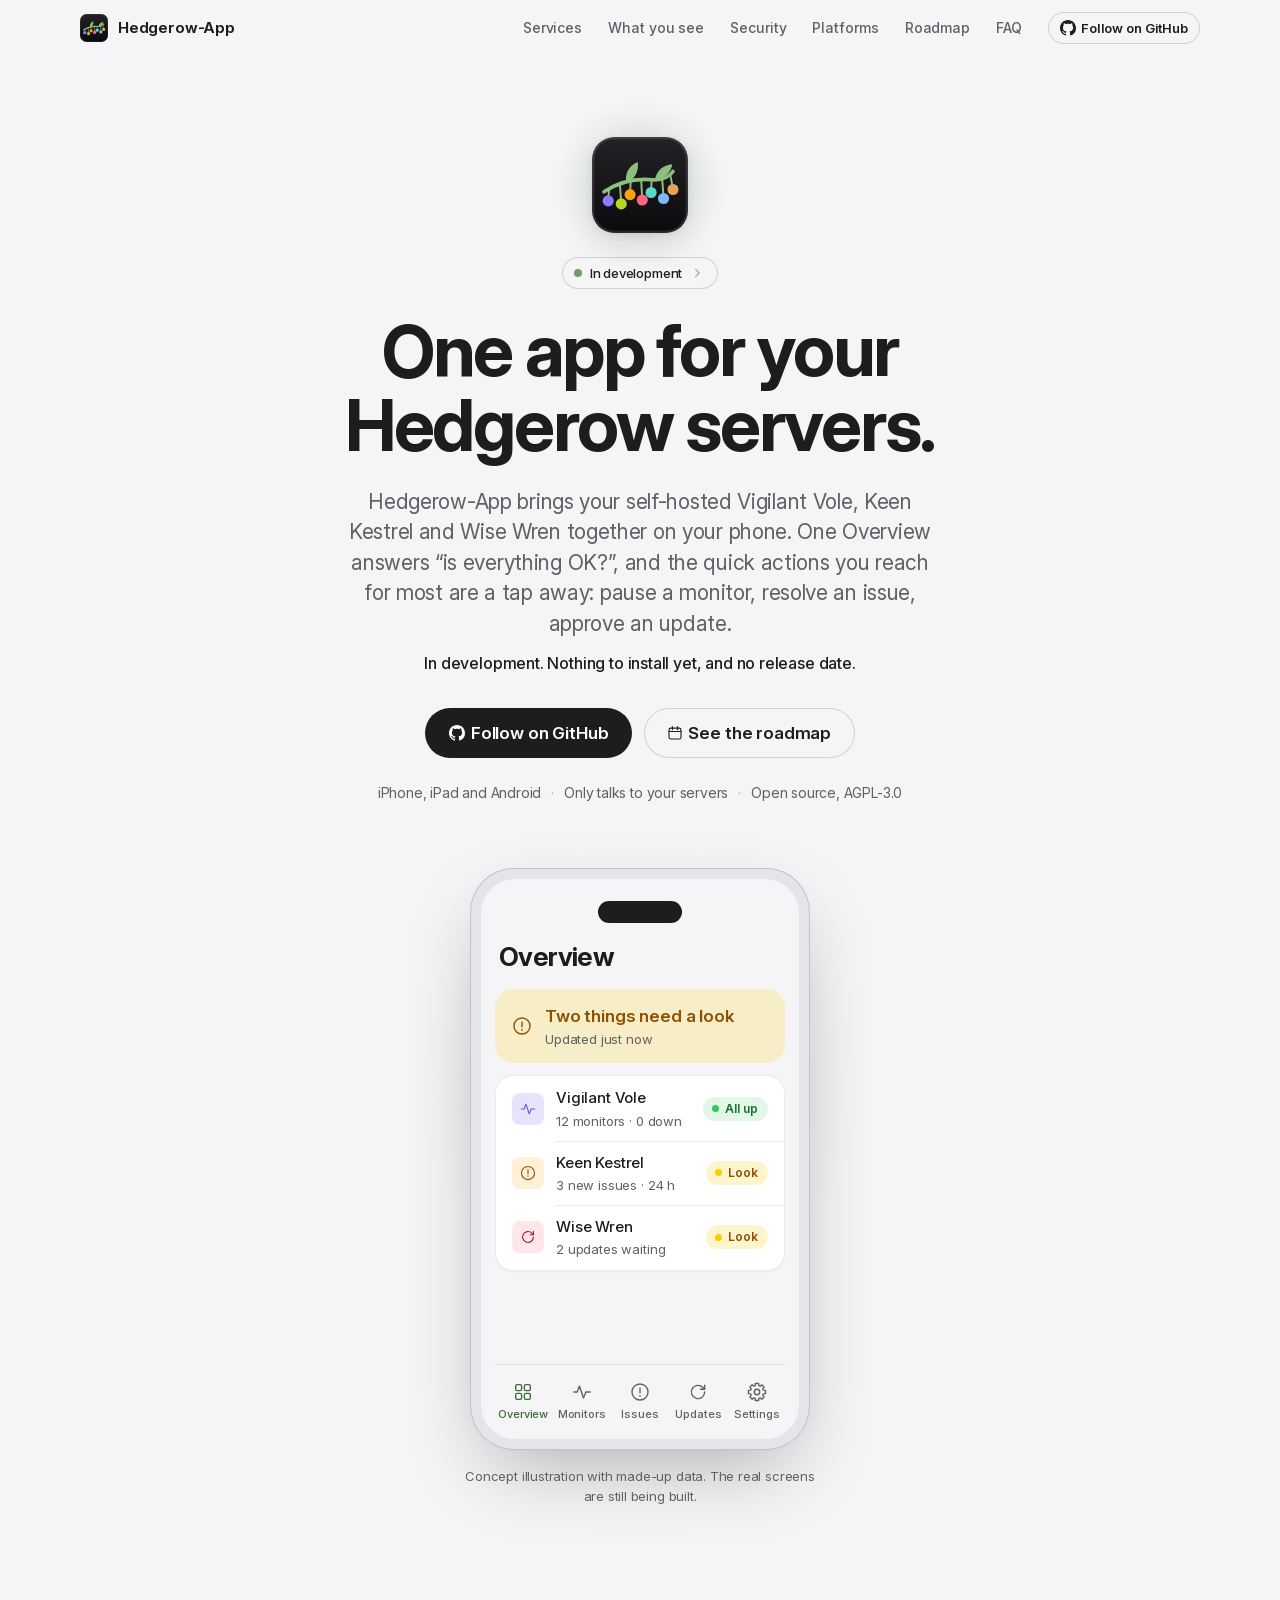
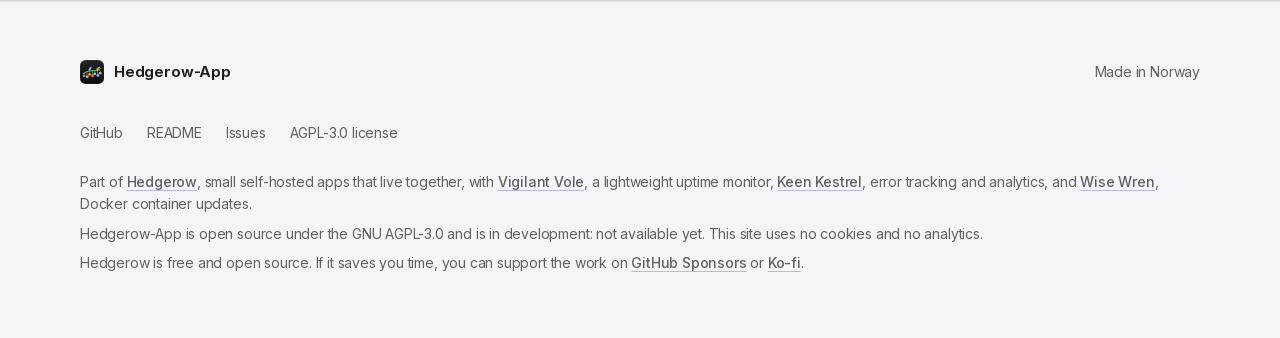
<file: site/index.html>
<!doctype html>
<html lang="en">
  <head>
    <meta charset="utf-8" />
    <meta name="viewport" content="width=device-width, initial-scale=1, viewport-fit=cover" />
    <meta
      http-equiv="Content-Security-Policy"
      content="default-src 'none'; script-src 'self' 'sha256-WZRJfWvsnNCPcxzZwvyhovnZGqhZaC+8gPGPRbx6wTk='; style-src 'self'; img-src 'self'; font-src 'self'; manifest-src 'self'; base-uri 'self'; form-action 'none'"
    />
    <title>Hedgerow-App — one app for your Hedgerow servers (in development)</title>
    <meta
      name="description"
      content="Hedgerow-App is one native app for iPhone, iPad and Android that brings your self-hosted Vigilant Vole, Keen Kestrel and Wise Wren servers together: an overview of what needs attention and quick actions. Open source and in development; not available yet."
    />
    <script>document.documentElement.classList.add("js");</script>
    <link rel="canonical" href="https://hedgerow.tools/Hedgerow-App/" />
    <link rel="icon" href="favicon.svg" type="image/svg+xml" />
    <link rel="icon" href="favicon.png" type="image/png" sizes="48x48" />
    <link rel="apple-touch-icon" href="apple-touch-icon.png" />
    <link rel="manifest" href="manifest.webmanifest" />
    <meta name="color-scheme" content="light dark" />
    <meta name="theme-color" content="#0b0b0d" media="(prefers-color-scheme: dark)" />
    <meta name="theme-color" content="#f5f5f7" media="(prefers-color-scheme: light)" />
    <meta property="og:type" content="website" />
    <meta property="og:url" content="https://hedgerow.tools/Hedgerow-App/" />
    <meta property="og:site_name" content="Hedgerow-App" />
    <meta property="og:title" content="Hedgerow-App — one app for your Hedgerow servers (in development)" />
    <meta
      property="og:description"
      content="Is everything OK? One overview of your self-hosted Vigilant Vole, Keen Kestrel and Wise Wren servers, with quick actions. Talks only to your own servers. Open source, in development."
    />
    <meta property="og:image" content="https://hedgerow.tools/Hedgerow-App/icon-512.png" />
    <meta property="og:image:type" content="image/png" />
    <meta property="og:image:width" content="512" />
    <meta property="og:image:height" content="512" />
    <meta property="og:image:alt" content="The Hedgerow-App logo, the Hedgerow sprig with its coloured berries on a dark tile." />
    <meta name="twitter:card" content="summary" />
    <meta name="twitter:title" content="Hedgerow-App — one app for your Hedgerow servers (in development)" />
    <meta
      name="twitter:description"
      content="Is everything OK? One overview of your self-hosted Vigilant Vole, Keen Kestrel and Wise Wren servers, with quick actions. Talks only to your own servers. Open source, in development."
    />
    <meta name="twitter:image" content="https://hedgerow.tools/Hedgerow-App/icon-512.png" />
    <link rel="preload" href="fonts/InterVariable.woff2" as="font" type="font/woff2" crossorigin />
    <link rel="stylesheet" href="styles.css" />
    <script type="application/ld+json">
      {
        "@context": "https://schema.org",
        "@type": "SoftwareApplication",
        "name": "Hedgerow-App",
        "description": "A planned native app for iPhone, iPad and Android that brings self-hosted Vigilant Vole, Keen Kestrel and Wise Wren servers together. In development; not available yet.",
        "url": "https://hedgerow.tools/Hedgerow-App/",
        "applicationCategory": "UtilitiesApplication",
        "operatingSystem": "iOS 18 or later, Android 10 or later",
        "image": "https://hedgerow.tools/Hedgerow-App/icon-512.png",
        "license": "https://github.com/Ferdinand99/Hedgerow-App/blob/main/LICENSE",
        "sameAs": ["https://github.com/Ferdinand99/Hedgerow-App"]
      }
    </script>
    <script src="app.js" defer></script>
  </head>
  <body>
    <svg width="0" height="0" class="vh" aria-hidden="true" focusable="false">
      <symbol id="gh" viewBox="0 0 16 16">
        <path d="M8 0C3.58 0 0 3.58 0 8c0 3.54 2.29 6.53 5.47 7.59.4.07.55-.17.55-.38 0-.19-.01-.82-.01-1.49-2.01.37-2.53-.49-2.69-.94-.09-.23-.48-.94-.82-1.13-.28-.15-.68-.52-.01-.53.63-.01 1.08.58 1.23.82.72 1.21 1.87.87 2.33.66.07-.52.28-.87.51-1.07-1.78-.2-3.64-.89-3.64-3.95 0-.87.31-1.59.82-2.15-.08-.2-.36-1.02.08-2.12 0 0 .67-.21 2.2.82.64-.18 1.32-.27 2-.27.68 0 1.36.09 2 .27 1.53-1.04 2.2-.82 2.2-.82.44 1.1.16 1.92.08 2.12.51.56.82 1.27.82 2.15 0 3.07-1.87 3.75-3.65 3.95.29.25.54.73.54 1.48 0 1.07-.01 1.93-.01 2.2 0 .21.15.46.55.38A8.01 8.01 0 0 0 16 8c0-4.42-3.58-8-8-8z" />
      </symbol>
    </svg>

    <a class="skip" href="#main">Skip to content</a>

    <header class="topbar" id="top">
      <div class="wrap topbar-inner">
        <a class="brand" href="#top">
          <img src="favicon.svg" alt="" width="28" height="28" />
          <span>Hedgerow-App</span>
        </a>

        <button class="nav-toggle" type="button" aria-label="Menu" aria-expanded="false" aria-controls="topnav" hidden>
          <span></span><span></span>
        </button>

        <nav class="topnav" id="topnav" aria-label="Main">
          <a class="topnav-link" href="#services">Services</a>
          <a class="topnav-link" href="#screens">What you see</a>
          <a class="topnav-link" href="#security">Security</a>
          <a class="topnav-link" href="#platforms">Platforms</a>
          <a class="topnav-link" href="#roadmap">Roadmap</a>
          <a class="topnav-link" href="#faq">FAQ</a>
          <a class="btn btn-ghost btn-sm" href="https://github.com/Ferdinand99/Hedgerow-App" aria-label="Follow Hedgerow-App on GitHub">
            <svg class="gh-mark" aria-hidden="true"><use href="#gh"></use></svg>
            <span>Follow on GitHub</span>
          </a>
        </nav>
      </div>
    </header>

    <main id="main">
      <!-- Hero ============================================================ -->
      <section class="hero" aria-labelledby="hero-title">
        <div class="wrap">
          <div class="hero-copy">
            <div class="hero-icon">
              <img src="assets/hedgerow-mark.svg" width="96" height="96" alt="" />
            </div>
            <a class="live-pill" href="#roadmap">
              <span class="dot" aria-hidden="true"></span>
              <span>In development</span>
              <svg class="icon" aria-hidden="true"><use href="assets/icons.svg#chevron-right"></use></svg>
            </a>
            <h1 class="display" id="hero-title">One app for your<br class="br-wide" /> Hedgerow servers.</h1>
            <p class="lead">
              Hedgerow-App brings your self-hosted Vigilant Vole, Keen Kestrel and Wise Wren
              together on your phone. One Overview answers “is everything OK?”, and the quick
              actions you reach for most are a tap away: pause a monitor, resolve an issue, approve
              an update.
            </p>
            <p class="hero-fine">In development. Nothing to install yet, and no release date.</p>
            <div class="hero-actions">
              <a class="btn btn-primary btn-lg" href="https://github.com/Ferdinand99/Hedgerow-App">
                <svg class="gh-mark" aria-hidden="true"><use href="#gh"></use></svg>
                <span>Follow on GitHub</span>
              </a>
              <a class="btn btn-ghost btn-lg" href="#roadmap">
                <svg class="icon" aria-hidden="true"><use href="assets/icons.svg#calendar"></use></svg>
                <span>See the roadmap</span>
              </a>
            </div>
            <p class="hero-meta"><span>iPhone, iPad and Android</span><span>Only talks to your servers</span><span>Open source, AGPL-3.0</span></p>
          </div>

          <figure class="hero-shot hero-shot-phone">
            <div
              class="phone"
              role="img"
              aria-label="Concept illustration of the Overview screen on a phone. A banner says two things need a look. Vigilant Vole shows all twelve monitors up. Keen Kestrel shows three new issues in the last 24 hours. Wise Wren shows two updates waiting. A tab bar below has Overview, Monitors, Issues, Updates and Settings. The data is made up."
            >
              <div class="phone-screen">
                <span class="phone-notch"></span>
                <span class="phone-title">Overview</span>
                <div class="phone-ok status-warning">
                  <svg class="icon" aria-hidden="true"><use href="assets/icons.svg#alert-circle"></use></svg>
                  <span>Two things need a look<small>Updated just now</small></span>
                </div>
                <ul class="list">
                  <li>
                    <div class="list-row app-vole app-tint">
                      <span class="list-icon"><svg class="icon" aria-hidden="true"><use href="assets/icons.svg#pulse"></use></svg></span>
                      <span class="list-main"><span class="list-title">Vigilant Vole</span><span class="list-sub">12 monitors · 0 down</span></span>
                      <span class="pill status-up"><span class="dot"></span>All up</span>
                    </div>
                  </li>
                  <li>
                    <div class="list-row app-kestrel app-tint">
                      <span class="list-icon"><svg class="icon" aria-hidden="true"><use href="assets/icons.svg#alert-circle"></use></svg></span>
                      <span class="list-main"><span class="list-title">Keen Kestrel</span><span class="list-sub">3 new issues · 24 h</span></span>
                      <span class="pill status-warning"><span class="dot"></span>Look</span>
                    </div>
                  </li>
                  <li>
                    <div class="list-row app-wren app-tint">
                      <span class="list-icon"><svg class="icon" aria-hidden="true"><use href="assets/icons.svg#refresh"></use></svg></span>
                      <span class="list-main"><span class="list-title">Wise Wren</span><span class="list-sub">2 updates waiting</span></span>
                      <span class="pill status-warning"><span class="dot"></span>Look</span>
                    </div>
                  </li>
                </ul>
                <div class="phone-tabs">
                  <span class="phone-tab is-on"><svg class="icon" aria-hidden="true"><use href="assets/icons.svg#dashboard"></use></svg>Overview</span>
                  <span class="phone-tab"><svg class="icon" aria-hidden="true"><use href="assets/icons.svg#pulse"></use></svg>Monitors</span>
                  <span class="phone-tab"><svg class="icon" aria-hidden="true"><use href="assets/icons.svg#alert-circle"></use></svg>Issues</span>
                  <span class="phone-tab"><svg class="icon" aria-hidden="true"><use href="assets/icons.svg#refresh"></use></svg>Updates</span>
                  <span class="phone-tab"><svg class="icon" aria-hidden="true"><use href="assets/icons.svg#gear"></use></svg>Settings</span>
                </div>
              </div>
            </div>
            <figcaption>Concept illustration with made-up data. The real screens are still being built.</figcaption>
          </figure>
        </div>
      </section>

      <!-- Services ======================================================== -->
      <section class="section" id="services" aria-labelledby="services-title">
        <div class="wrap">
          <header class="section-head reveal">
            <p class="eyebrow">Your servers, one place</p>
            <h2 class="headline" id="services-title">Three services, one overview.</h2>
            <p class="sub">
              Instead of three web pages in a browser, you get one app that answers “is everything
              OK?” and links straight to the right place. It works with your own self-hosted
              servers, whoever runs them. Connect the ones you use; you don’t need all three.
            </p>
          </header>

          <ul class="grid">
            <li class="card svc app-vole reveal">
              <img class="svc-icon" src="assets/apps/vigilant-vole.svg" width="56" height="56" alt="" />
              <h3>Vigilant Vole</h3>
              <p class="svc-kind">Uptime monitoring</p>
              <p>Is something down? See monitors with status and response time, pause one, or start maintenance.</p>
              <a class="link-arrow" href="https://hedgerow.tools/Vigilant-Vole/">Vigilant Vole<svg class="icon" aria-hidden="true"><use href="assets/icons.svg#chevron-right"></use></svg></a>
            </li>
            <li class="card svc app-kestrel reveal d1">
              <img class="svc-icon" src="assets/apps/keen-kestrel.svg" width="56" height="56" alt="" />
              <h3>Keen Kestrel</h3>
              <p class="svc-kind">Error tracking and analytics</p>
              <p>Have new errors or crashes appeared? Read the latest event and stack trace, then resolve or ignore the issue.</p>
              <a class="link-arrow" href="https://hedgerow.tools/Keen-Kestrel/">Keen Kestrel<svg class="icon" aria-hidden="true"><use href="assets/icons.svg#chevron-right"></use></svg></a>
            </li>
            <li class="card svc app-wren reveal d2">
              <img class="svc-icon" src="assets/apps/wise-wren.svg" width="56" height="56" alt="" />
              <h3>Wise Wren</h3>
              <p class="svc-kind">Container updates</p>
              <p>Is an update waiting? Approve it, schedule it, or roll back one that went wrong.</p>
              <a class="link-arrow" href="https://hedgerow.tools/Wise-Wren/">Wise Wren<svg class="icon" aria-hidden="true"><use href="assets/icons.svg#chevron-right"></use></svg></a>
            </li>
          </ul>

          <p class="later reveal">
            <strong>Not a copy of the websites.</strong> Setup, users, notification channels and
            other settings stay on each service’s web interface. The app is for looking and for the
            few actions you need on the go.
          </p>
        </div>
      </section>

      <!-- What you see ==================================================== -->
      <section class="section section-alt" id="screens" aria-labelledby="screens-title">
        <div class="wrap">
          <header class="section-head reveal">
            <p class="eyebrow">What you see</p>
            <h2 class="headline" id="screens-title">An Overview, then a tab for each service.</h2>
            <p class="sub">
              These are the screens planned for the first version. They are being built in the order
              shown in the <a href="#roadmap">roadmap</a>.
            </p>
          </header>

          <ul class="grid grid-2">
            <li class="card feature screen reveal">
              <span class="list-icon status-accent"><svg class="icon" aria-hidden="true"><use href="assets/icons.svg#dashboard"></use></svg></span>
              <h3>Overview</h3>
              <p>One card per connected service, with red, yellow and green at the top: monitors down, new errors in the last 24 hours, updates waiting. Tap a card to go to its tab.</p>
            </li>
            <li class="card feature screen app-vole app-tint reveal d1">
              <span class="list-icon"><svg class="icon" aria-hidden="true"><use href="assets/icons.svg#pulse"></use></svg></span>
              <h3>Monitors</h3>
              <p>Your monitors with status and response time, grouped as in Vigilant Vole, with search. A detail view shows a chart and recent incidents.</p>
              <ul class="chips"><li class="chip">Pause or resume</li><li class="chip">Start maintenance</li></ul>
            </li>
            <li class="card feature screen app-kestrel app-tint reveal">
              <span class="list-icon"><svg class="icon" aria-hidden="true"><use href="assets/icons.svg#alert-circle"></use></svg></span>
              <h3>Issues</h3>
              <p>Projects and their issues, sorted by latest or count. An issue shows its latest event with the stack trace, tags and release.</p>
              <ul class="chips"><li class="chip">Resolve</li><li class="chip">Ignore</li></ul>
            </li>
            <li class="card feature screen app-wren app-tint reveal d1">
              <span class="list-icon"><svg class="icon" aria-hidden="true"><use href="assets/icons.svg#refresh"></use></svg></span>
              <h3>Updates</h3>
              <p>Your servers and the targets with a newer version, plus scheduled and recent runs with their steps.</p>
              <ul class="chips"><li class="chip">Approve</li><li class="chip">Schedule</li><li class="chip">Cancel</li><li class="chip">Roll back</li></ul>
            </li>
          </ul>

          <p class="later reveal">
            <strong>Widgets:</strong> a small “is everything OK?” widget and a medium one with the
            three services. <strong>Notifications:</strong> see the <a href="#faq">questions</a> below.
          </p>
        </div>
      </section>

      <!-- Security ======================================================== -->
      <section class="section" id="security" aria-labelledby="security-title">
        <div class="wrap">
          <header class="section-head reveal">
            <p class="eyebrow">Security</p>
            <h2 class="headline" id="security-title">Your servers, your tokens, your phone.</h2>
            <p class="sub">
              The app is a client for your own servers and nothing else. These are the rules it is
              built around.
            </p>
          </header>

          <ul class="grid">
            <li class="card feature reveal">
              <span class="list-icon status-accent"><svg class="icon" aria-hidden="true"><use href="assets/icons.svg#server"></use></svg></span>
              <h3>Only your servers</h3>
              <p>The app talks to the servers you add, through their existing REST API, with an API token. There is <strong>no Hedgerow account and no cloud</strong> in between.</p>
            </li>
            <li class="card feature reveal d1">
              <span class="list-icon status-accent"><svg class="icon" aria-hidden="true"><use href="assets/icons.svg#key"></use></svg></span>
              <h3>Tokens stay on the device</h3>
              <p>Tokens are kept in the iOS Keychain or the Android Keystore, for this device only, and are left out of backups.</p>
            </li>
            <li class="card feature reveal d2">
              <span class="list-icon status-accent"><svg class="icon" aria-hidden="true"><use href="assets/icons.svg#eye"></use></svg></span>
              <h3>Read-only is the default advice</h3>
              <p>The app recommends a <strong>read-only token</strong>. You only need a token that can write if you want to use the quick actions.</p>
            </li>
          </ul>

          <ul class="grid">
            <li class="card feature reveal">
              <span class="list-icon"><svg class="icon" aria-hidden="true"><use href="assets/icons.svg#shield-check"></use></svg></span>
              <h3>Writes need your face or finger</h3>
              <p>Pausing, resolving, approving and rolling back are confirmed with Face ID, Touch ID or your device’s biometrics, so a lost phone can’t change anything.</p>
            </li>
            <li class="card feature reveal d1">
              <span class="list-icon"><svg class="icon" aria-hidden="true"><use href="assets/icons.svg#lock"></use></svg></span>
              <h3>https only</h3>
              <p>Connections use https. Addresses on your local network are the one exception, and the app never follows a redirect with your token attached.</p>
            </li>
            <li class="card feature reveal d2">
              <span class="list-icon"><svg class="icon" aria-hidden="true"><use href="assets/icons.svg#eye-off"></use></svg></span>
              <h3>Your data stays with your servers</h3>
              <p>No third-party SDK sees data from your servers, and the app doesn’t send it anywhere except back to those servers.</p>
            </li>
          </ul>

          <div class="steps-notes">
            <div class="callout status-info reveal">
              <svg class="icon" aria-hidden="true"><use href="assets/icons.svg#info"></use></svg>
              <p>
                <span class="callout-title">Early software</span>
                The app is still being built and hasn’t had an independent security review. The
                source is public so that anyone can read and check it.
              </p>
            </div>
            <div class="callout status-warning reveal d1">
              <svg class="icon" aria-hidden="true"><use href="assets/icons.svg#alert"></use></svg>
              <p>
                <span class="callout-title">A token is a key</span>
                Anyone with a copy of a token can use it. Give each phone its own token, make it
                read-only if you can, and revoke it on the server if you lose the phone.
              </p>
            </div>
          </div>
        </div>
      </section>

      <!-- Platforms ======================================================= -->
      <section class="section section-alt" id="platforms" aria-labelledby="platforms-title">
        <div class="wrap">
          <header class="section-head reveal">
            <p class="eyebrow">Platforms</p>
            <h2 class="headline" id="platforms-title">iPhone, iPad and Android.</h2>
            <p class="sub">
              Two native apps with the same screens, in English and Norwegian. They work with any
              current release of the three services that has the REST API v1.
            </p>
          </header>

          <ul class="grid grid-2">
            <li class="card feature reveal">
              <span class="list-icon"><svg class="icon" aria-hidden="true"><use href="assets/icons.svg#box"></use></svg></span>
              <h3>iPhone and iPad</h3>
              <p>iOS 18 or later. It starts on <strong>TestFlight</strong>, with the App Store to follow.</p>
            </li>
            <li class="card feature reveal d1">
              <span class="list-icon"><svg class="icon" aria-hidden="true"><use href="assets/icons.svg#download"></use></svg></span>
              <h3>Android</h3>
              <p>Android 10 or later. An <strong>APK from the GitHub releases</strong>, not Google Play. The app updates itself: it downloads the new APK, checks its signature and asks you to confirm the install.</p>
            </li>
          </ul>
        </div>
      </section>

      <!-- Roadmap ========================================================= -->
      <section class="section" id="roadmap" aria-labelledby="roadmap-title">
        <div class="wrap">
          <header class="section-head reveal">
            <p class="eyebrow">Status</p>
            <h2 class="headline" id="roadmap-title">Where it stands.</h2>
            <p class="sub">
              Hedgerow-App is in development and not available yet. The phases below are the order
              the work happens in, not cuts in scope, and there are no dates: each phase is done
              when it works.
            </p>
          </header>

          <ol class="roadmap">
            <li class="milestone is-now reveal">
              <span class="ms-marker" aria-hidden="true"><span class="dot is-live"></span></span>
              <div class="ms-body">
                <p class="ms-status"><span class="pill status-accent"><span class="dot"></span>Now</span></p>
                <h3>Foundation</h3>
                <p>Connect a service by pasting its address and token, and an Overview with real data from Vigilant Vole, Keen Kestrel and Wise Wren.</p>
              </div>
            </li>
            <li class="milestone reveal">
              <span class="ms-marker" aria-hidden="true"></span>
              <div class="ms-body">
                <p class="ms-status"><span class="pill">Then</span></p>
                <h3>The tabs</h3>
                <p>Monitors, Issues and Updates, for reading.</p>
              </div>
            </li>
            <li class="milestone reveal">
              <span class="ms-marker" aria-hidden="true"></span>
              <div class="ms-body">
                <p class="ms-status"><span class="pill">Then</span></p>
                <h3>Actions</h3>
                <p>Pause, resolve, approve and roll back, each confirmed with biometrics.</p>
              </div>
            </li>
            <li class="milestone reveal">
              <span class="ms-marker" aria-hidden="true"></span>
              <div class="ms-body">
                <p class="ms-status"><span class="pill">Then</span></p>
                <h3>Connect with a QR code</h3>
                <p>A “Connect the Hedgerow app” option on each server’s token page that shows a QR code to scan, with a token of the role and expiry you choose.</p>
              </div>
            </li>
            <li class="milestone reveal">
              <span class="ms-marker" aria-hidden="true"></span>
              <div class="ms-body">
                <p class="ms-status"><span class="pill">Then</span></p>
                <h3>Widgets and background refresh</h3>
                <p>Home-screen widgets, and local notifications when the app refreshes in the background.</p>
              </div>
            </li>
            <li class="milestone reveal">
              <span class="ms-marker" aria-hidden="true"></span>
              <div class="ms-body">
                <p class="ms-status"><span class="pill">Then</span></p>
                <h3>Android</h3>
                <p>The same screens on Android, with APK releases on GitHub and updates inside the app, with the signature checked.</p>
              </div>
            </li>
            <li class="milestone reveal">
              <span class="ms-marker" aria-hidden="true"></span>
              <div class="ms-body">
                <p class="ms-status"><span class="pill">Then</span></p>
                <h3>TestFlight, then the App Store</h3>
                <p>Privacy details, the icon and screenshots, then a first build on TestFlight.</p>
              </div>
            </li>
            <li class="milestone reveal">
              <span class="ms-marker" aria-hidden="true"></span>
              <div class="ms-body">
                <p class="ms-status"><span class="pill">Later</span></p>
                <h3>Push notifications</h3>
                <p>Instant alerts: on iOS through a Hedgerow push relay, on Android through UnifiedPush, without Google Play services.</p>
              </div>
            </li>
          </ol>
        </div>
      </section>

      <!-- FAQ ============================================================= -->
      <section class="section section-alt" id="faq" aria-labelledby="faq-title">
        <div class="wrap">
          <header class="section-head reveal">
            <h2 class="headline" id="faq-title">Questions.</h2>
          </header>
          <ul class="faq reveal">
            <li>
              <details>
                <summary>When can I use it?<svg class="icon" aria-hidden="true"><use href="assets/icons.svg#chevron-down"></use></svg></summary>
                <div class="faq-body">
                  <p>
                    Not yet. The app is in development, with the foundation first, and there is no
                    release date. Watch or star the
                    <a href="https://github.com/Ferdinand99/Hedgerow-App">repository</a> to hear about progress.
                  </p>
                </div>
              </details>
            </li>
            <li>
              <details>
                <summary>Do I need a Hedgerow account?<svg class="icon" aria-hidden="true"><use href="assets/icons.svg#chevron-down"></use></svg></summary>
                <div class="faq-body">
                  <p>
                    No. There is no Hedgerow account and no Hedgerow cloud. The app talks directly
                    to your own servers with an API token you create there.
                  </p>
                </div>
              </details>
            </li>
            <li>
              <details>
                <summary>Do I need all three services?<svg class="icon" aria-hidden="true"><use href="assets/icons.svg#chevron-down"></use></svg></summary>
                <div class="faq-body">
                  <p>
                    No. Connect the ones you run. The app checks which service lives at an address
                    and what your token is allowed to do, and shows only what applies.
                  </p>
                </div>
              </details>
            </li>
            <li>
              <details>
                <summary>Which server versions work?<svg class="icon" aria-hidden="true"><use href="assets/icons.svg#chevron-down"></use></svg></summary>
                <div class="faq-body">
                  <p>
                    Any current release of
                    <a href="https://hedgerow.tools/Vigilant-Vole/">Vigilant Vole</a>,
                    <a href="https://hedgerow.tools/Keen-Kestrel/">Keen Kestrel</a> or
                    <a href="https://hedgerow.tools/Wise-Wren/">Wise Wren</a>, which all offer the
                    REST API v1. Some conveniences, like connecting with a QR code, will need a newer
                    release of each service.
                  </p>
                </div>
              </details>
            </li>
            <li>
              <details>
                <summary>How will I get notifications?<svg class="icon" aria-hidden="true"><use href="assets/icons.svg#chevron-down"></use></svg></summary>
                <div class="faq-body">
                  <p>
                    First, the app refreshes when you open it, when you pull down, and in the
                    background when your phone allows it, and shows local notifications for changes.
                    That needs no extra server, but it isn’t instant.
                  </p>
                  <p>
                    Later, push notifications: on iOS through a Hedgerow push relay, on Android
                    through UnifiedPush. A push only says that something happened. It never carries
                    secrets.
                  </p>
                </div>
              </details>
            </li>
            <li>
              <details>
                <summary>Why isn’t the Android app on Google Play?<svg class="icon" aria-hidden="true"><use href="assets/icons.svg#chevron-down"></use></svg></summary>
                <div class="faq-body">
                  <p>
                    The Android app is an APK from the GitHub releases, which can update itself from
                    inside the app after checking the signature. That fits an AGPL-licensed project
                    and doesn’t depend on Google Play services.
                  </p>
                </div>
              </details>
            </li>
            <li>
              <details>
                <summary>Is it open source?<svg class="icon" aria-hidden="true"><use href="assets/icons.svg#chevron-down"></use></svg></summary>
                <div class="faq-body">
                  <p>
                    Yes, under the
                    <a href="https://github.com/Ferdinand99/Hedgerow-App/blob/main/LICENSE">GNU AGPL-3.0-only</a>.
                  </p>
                  <p>
                    Contributions aren’t open yet. When they are, a contributor licence agreement
                    (CLA) will be required for code contributions.
                  </p>
                </div>
              </details>
            </li>
          </ul>
        </div>
      </section>
    </main>

    <footer class="footer">
      <div class="wrap">
        <div class="footer-top">
          <a class="brand" href="#top">
            <img src="favicon.svg" alt="" width="24" height="24" loading="lazy" />
            <span>Hedgerow-App</span>
          </a>
          <span>Made in Norway</span>
        </div>
        <nav aria-label="Project links">
          <ul class="footer-links">
            <li><a href="https://github.com/Ferdinand99/Hedgerow-App">GitHub</a></li>
            <li><a href="https://github.com/Ferdinand99/Hedgerow-App#readme">README</a></li>
            <li><a href="https://github.com/Ferdinand99/Hedgerow-App/issues">Issues</a></li>
            <li><a href="https://github.com/Ferdinand99/Hedgerow-App/blob/main/LICENSE">AGPL-3.0 license</a></li>
          </ul>
        </nav>
        <p class="sibling">
          Part of <a href="https://hedgerow.tools/">Hedgerow</a>, small self-hosted apps that live
          together, with <a href="https://hedgerow.tools/Vigilant-Vole/">Vigilant Vole</a>, a
          lightweight uptime monitor, <a href="https://hedgerow.tools/Keen-Kestrel/">Keen Kestrel</a>,
          error tracking and analytics, and <a href="https://hedgerow.tools/Wise-Wren/">Wise Wren</a>,
          Docker container updates.
        </p>
        <p>
          Hedgerow-App is open source under the GNU AGPL-3.0 and is in development: not available
          yet. This site uses no cookies and no analytics.
        </p>
        <p class="sibling">
          Hedgerow is free and open source. If it saves you time, you can support the work on
          <a href="https://github.com/sponsors/Ferdinand99">GitHub Sponsors</a> or
          <a href="https://ko-fi.com/ferdinand99">Ko-fi</a>.
        </p>
      </div>
    </footer>
  </body>
</html>
</file>
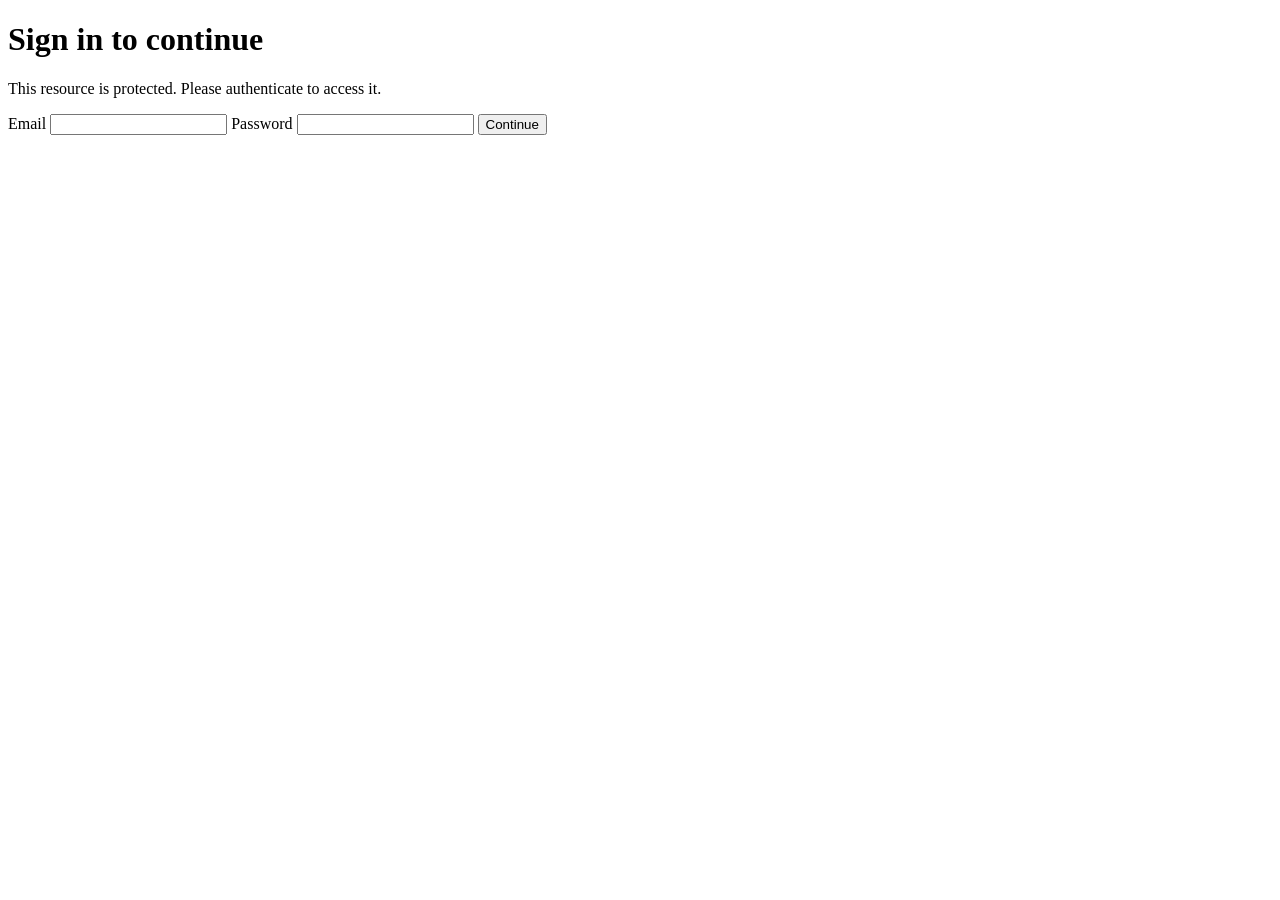
<file: HedgerowCore/Tests/HedgerowCoreTests/Fixtures/pangolin-login.html>
<!DOCTYPE html>
<html lang="en">
  <head>
    <meta charset="utf-8" />
    <meta name="viewport" content="width=device-width, initial-scale=1" />
    <title>Sign in</title>
  </head>
  <body>
    <main>
      <h1>Sign in to continue</h1>
      <p>This resource is protected. Please authenticate to access it.</p>
      <form method="post" action="/auth/login">
        <label>Email <input type="email" name="email" /></label>
        <label>Password <input type="password" name="password" /></label>
        <button type="submit">Continue</button>
      </form>
    </main>
  </body>
</html>
</file>
<file: site/styles.css>
/* ==========================================================================
   Hedgerow-App — website
   No build step, no third-party requests. The tokens and components below
   come from the family design system (Vigilant Vole's docs/design-system.md,
   also used by the Wise Wren, Keen Kestrel and Nimble Newt sites), so the app site reads
   as a sibling. Hedgerow's hedge green is the site's accent: glow and highlights,
   used sparingly; the three services keep their own colours.

    1. Font
    2. Tokens (family) + landing tokens
    3. Base
    4. Typography + display sizes
    5. Buttons
    6. Cards, lists, pills, callouts, stats, code, chips
    7. Landing: nav, hero, sections, feature rows, mocks (concepts),
       safe update steps, modes, targets, architecture, roadmap, FAQ,
       footer, 404
    8. Motion, responsive, preferences
   ========================================================================== */

/* 1. Font ----------------------------------------------------------------- */
@font-face {
  font-family: "InterVariable";
  src: url("fonts/InterVariable.woff2") format("woff2");
  font-weight: 100 900;
  font-style: normal;
  font-display: swap;
}

/* 2. Tokens ----------------------------------------------------------------
   Same values as the app. light-dark(): first value light, second dark.
   The site follows the system theme. */
:root {
  color-scheme: light dark;

  /* Surfaces */
  --bg: light-dark(#f5f5f7, #0b0b0d);
  --bg-2: light-dark(#ececf0, #111113);
  --card: light-dark(#ffffff, #161618);
  --fill: light-dark(rgba(118, 118, 128, 0.12), rgba(118, 118, 128, 0.22));
  --fill-2: light-dark(rgba(118, 118, 128, 0.2), rgba(118, 118, 128, 0.32));
  --hover: light-dark(rgba(0, 0, 0, 0.035), rgba(255, 255, 255, 0.045));
  --pressed: light-dark(rgba(0, 0, 0, 0.07), rgba(255, 255, 255, 0.08));
  --line: light-dark(rgba(0, 0, 0, 0.08), rgba(255, 255, 255, 0.08));
  --line-strong: light-dark(rgba(0, 0, 0, 0.15), rgba(255, 255, 255, 0.14));

  /* Materials */
  --bar: light-dark(rgba(245, 245, 247, 0.76), rgba(11, 11, 13, 0.72));
  --blur-bar: blur(20px) saturate(180%);

  /* Text */
  --text: light-dark(#1d1d1f, #f5f5f7);
  /* Light muted is a shade darker than the app's #6e6e73, so grey text stays
     above 4.5:1 on --bg-2 and on --fill tints (code, pills) too. */
  --muted: light-dark(#606065, #a1a1a6);
  --faint: light-dark(#aeaeb2, #6e6e73); /* decorative only */
  --on-inverse: light-dark(#ffffff, #0b0b0d);

  /* Brand (the family's) — links, focus, selection. Use sparingly. */
  --brand: light-dark(#6656e8, #8b7dff);
  --brand-ring: light-dark(rgba(102, 86, 232, 0.22), rgba(139, 125, 255, 0.32));

  /* Accent: Hedgerow's hedge green (the hub's accent). Text uses a deeper
     green on light backgrounds to keep contrast; the bright green is only
     decoration there. */
  --accent: light-dark(#6f9f60, #8fbf7f);
  --accent-text: light-dark(#3d6b33, #9fcf8f);
  --accent-fill: light-dark(rgba(111, 159, 96, 0.16), rgba(143, 191, 127, 0.14));
  --accent-line: light-dark(rgba(61, 107, 51, 0.4), rgba(143, 191, 127, 0.42));
  --accent-glow: light-dark(rgba(111, 159, 96, 0.24), rgba(143, 191, 127, 0.18));

  /* Status (Apple system colours) */
  --ok: light-dark(#34c759, #30d158);
  --ok-text: light-dark(#1b7330, #30d158); /* 4.9:1 on --ok-fill over white */
  --ok-fill: light-dark(rgba(52, 199, 89, 0.14), rgba(48, 209, 88, 0.15));
  --warn: light-dark(#ffcc00, #ffd60a);
  --warn-text: light-dark(#8f5000, #ffd60a);
  --warn-fill: light-dark(rgba(255, 204, 0, 0.2), rgba(255, 214, 10, 0.14));
  --bad: light-dark(#ff3b30, #ff453a);
  --bad-text: light-dark(#d70015, #ff6961);
  --bad-fill: light-dark(rgba(255, 59, 48, 0.11), rgba(255, 69, 58, 0.16));
  --info: light-dark(#007aff, #0a84ff);
  --info-text: light-dark(#0062cc, #409cff);
  --info-fill: light-dark(rgba(0, 122, 255, 0.1), rgba(10, 132, 255, 0.18));
  --neutral: light-dark(#8e8e93, #8e8e93);
  --neutral-text: light-dark(#6e6e73, #a1a1a6);
  --neutral-fill: light-dark(rgba(118, 118, 128, 0.14), rgba(118, 118, 128, 0.24));

  /* Shadows */
  --shadow-color: light-dark(rgba(0, 0, 0, 0.08), rgba(0, 0, 0, 0.5));
  --shadow-card: 0 1px 2px light-dark(rgba(0, 0, 0, 0.04), rgba(0, 0, 0, 0));
  --shadow-pop: 0 10px 30px -6px var(--shadow-color), 0 2px 6px light-dark(rgba(0, 0, 0, 0.06), rgba(0, 0, 0, 0.3));
  --shadow-sheet: 0 30px 80px -20px light-dark(rgba(0, 0, 0, 0.3), rgba(0, 0, 0, 0.8));

  /* Type */
  --font: "InterVariable", "Inter", system-ui, -apple-system, "Segoe UI", Roboto, "Helvetica Neue", Arial, sans-serif;
  --mono: ui-monospace, "SF Mono", "JetBrains Mono", Menlo, Consolas, monospace;

  /* Spacing (4px grid) */
  --sp-1: 0.25rem;
  --sp-2: 0.5rem;
  --sp-3: 0.75rem;
  --sp-4: 1rem;
  --sp-5: 1.25rem;
  --sp-6: 1.5rem;
  --sp-8: 2rem;
  --sp-10: 2.5rem;
  --sp-12: 3rem;
  --sp-16: 4rem;

  /* Radii */
  --r-xs: 6px;
  --r-sm: 10px;
  --r-md: 14px;
  --r-lg: 18px;
  --r-xl: 22px;
  --r-full: 999px;

  /* Layout */
  --wrap: 1120px;
  --gutter: 24px;
  --topbar-h: 56px;
  --safe-top: env(safe-area-inset-top, 0px);
  --safe-left: env(safe-area-inset-left, 0px);
  --safe-right: env(safe-area-inset-right, 0px);

  /* Motion */
  --ease-out: cubic-bezier(0.23, 1, 0.32, 1);
  --dur-press: 120ms;
  --dur-ui: 200ms;

  /* Layers */
  --z-nav: 50;
  --z-skip: 120;

  /* Landing only: section rhythm, reveal */
  --section: 128px;
  --dur-reveal: 600ms;
  --stagger: 60ms;
}

/* Status mapping — one class sets the trio every status-aware component reads. */
.status-up {
  --status: var(--ok);
  --status-text: var(--ok-text);
  --status-fill: var(--ok-fill);
}
.status-down {
  --status: var(--bad);
  --status-text: var(--bad-text);
  --status-fill: var(--bad-fill);
}
.status-warning {
  --status: var(--warn);
  --status-text: var(--warn-text);
  --status-fill: var(--warn-fill);
}
.status-info {
  --status: var(--info);
  --status-text: var(--info-text);
  --status-fill: var(--info-fill);
}
.status-none {
  --status: var(--neutral);
  --status-text: var(--neutral-text);
  --status-fill: var(--neutral-fill);
}
.status-accent {
  --status: var(--accent);
  --status-text: var(--accent-text);
  --status-fill: var(--accent-fill);
}

/* 3. Base ----------------------------------------------------------------- */
*,
*::before,
*::after {
  box-sizing: border-box;
}
html {
  -webkit-text-size-adjust: 100%;
  -webkit-tap-highlight-color: transparent;
  scroll-padding-top: calc(var(--topbar-h) + 16px);
  overflow-x: clip;
  background: var(--bg);
}
@media (prefers-reduced-motion: no-preference) {
  html:focus-within {
    scroll-behavior: smooth;
  }
}
body {
  margin: 0;
  overflow-x: clip;
  background: var(--bg);
  color: var(--text);
  font-family: var(--font);
  font-size: 1.0625rem;
  line-height: 1.55;
  letter-spacing: -0.011em;
  font-optical-sizing: auto;
  -webkit-font-smoothing: antialiased;
  -moz-osx-font-smoothing: grayscale;
  text-rendering: optimizeLegibility;
}
img,
svg {
  display: block;
  max-width: 100%;
}
img {
  height: auto;
}
[hidden] {
  display: none !important;
}
::selection {
  background: var(--brand-ring);
}
:focus-visible {
  outline: 2px solid var(--brand);
  outline-offset: 2px;
}
a {
  color: var(--brand);
  text-decoration-line: underline;
  text-decoration-color: color-mix(in srgb, var(--brand) 40%, transparent);
  text-decoration-thickness: 1px;
  text-underline-offset: 3px;
}
@media (hover: hover) and (pointer: fine) {
  a:hover {
    text-decoration-color: currentColor;
  }
}
button,
a,
summary {
  touch-action: manipulation;
}
button,
.btn {
  -webkit-user-select: none;
  user-select: none;
}
p,
ul,
ol,
dl,
dd,
figure {
  margin: 0;
}

/* Icons (sprite: assets/icons.svg) */
.icon {
  flex: none;
  width: 1.25em;
  height: 1.25em;
  fill: none;
  stroke: currentColor;
  stroke-width: 1.5;
  stroke-linecap: round;
  stroke-linejoin: round;
}

/* 4. Typography ------------------------------------------------------------ */
h1,
h2,
h3,
h4 {
  margin: 0;
  color: var(--text);
  text-wrap: balance;
}
h3 {
  font-size: 1.0625rem;
  font-weight: 600;
  line-height: 1.35;
  letter-spacing: -0.013em;
}
.muted {
  color: var(--muted);
}
.vh {
  position: absolute !important;
  width: 1px;
  height: 1px;
  margin: -1px;
  padding: 0;
  overflow: hidden;
  clip: rect(0 0 0 0);
  white-space: nowrap;
  border: 0;
}
.skip {
  position: fixed;
  left: 16px;
  top: -100px;
  z-index: var(--z-skip);
  padding: 10px 16px;
  border-radius: var(--r-sm);
  background: var(--text);
  color: var(--on-inverse);
  font-weight: 600;
  text-decoration: none;
}
.skip:focus {
  top: calc(var(--safe-top) + 10px);
}

.display {
  font-size: clamp(2.5rem, 6.4vw, 4.5rem);
  font-weight: 700;
  line-height: 1.04;
  letter-spacing: -0.032em;
}
.headline {
  font-size: clamp(1.875rem, 4.2vw, 3rem);
  font-weight: 700;
  line-height: 1.08;
  letter-spacing: -0.027em;
}
.title {
  font-size: clamp(1.5rem, 2.6vw, 1.875rem);
  font-weight: 650;
  line-height: 1.15;
  letter-spacing: -0.021em;
}
.lead {
  color: var(--muted);
  font-size: clamp(1.125rem, 1.8vw, 1.3125rem);
  line-height: 1.45;
  letter-spacing: -0.014em;
  text-wrap: pretty;
}
.sub {
  margin-top: var(--sp-4);
  color: var(--muted);
  font-size: 1.125rem;
  line-height: 1.5;
  letter-spacing: -0.013em;
  text-wrap: pretty;
}

/* 5. Buttons (app) -------------------------------------------------------- */
.btn {
  --btn-bg: var(--fill);
  --btn-fg: var(--text);
  --btn-hover: var(--fill-2);
  position: relative;
  display: inline-flex;
  align-items: center;
  justify-content: center;
  gap: 6px;
  min-height: 40px;
  padding: 0 16px;
  border: 0;
  border-radius: var(--r-full);
  background: var(--btn-bg);
  color: var(--btn-fg);
  font: inherit;
  font-size: 0.9375rem;
  font-weight: 600;
  letter-spacing: -0.009em;
  line-height: 1.1;
  white-space: nowrap;
  text-decoration: none;
  cursor: pointer;
  transition:
    transform var(--dur-press) var(--ease-out),
    background-color var(--dur-ui) ease,
    color var(--dur-ui) ease,
    box-shadow var(--dur-ui) ease;
}
.btn:active {
  transform: scale(0.97);
}
.btn .icon {
  width: 18px;
  height: 18px;
  margin-inline: -2px;
}
@media (hover: hover) and (pointer: fine) {
  .btn:hover {
    background: var(--btn-hover);
  }
}
.btn-primary {
  --btn-bg: var(--text);
  --btn-fg: var(--on-inverse);
  --btn-hover: color-mix(in srgb, var(--text) 84%, var(--bg));
}
.btn-ghost {
  --btn-bg: transparent;
  --btn-hover: var(--hover);
  box-shadow: inset 0 0 0 1px var(--line-strong);
}
.btn-sm {
  min-height: 32px;
  padding: 0 12px;
  font-size: 0.8125rem;
  gap: 5px;
}
.btn-sm .icon {
  width: 16px;
  height: 16px;
}
.btn-lg {
  min-height: 50px;
  padding: 0 24px;
  font-size: 1.0625rem;
}
.btn-meta {
  font-weight: 500;
  opacity: 0.66;
  font-variant-numeric: tabular-nums;
}
@media (pointer: coarse) {
  .btn {
    min-height: 44px;
  }
  .btn-sm {
    min-height: 36px;
  }
  .btn-sm::before {
    content: "";
    position: absolute;
    inset: -4px;
  }
}

.link-arrow {
  display: inline-flex;
  align-items: center;
  gap: 4px;
  min-height: 44px;
  font-weight: 500;
  text-decoration: none;
}
.link-arrow .icon {
  width: 16px;
  height: 16px;
  stroke-width: 2;
  transition: transform var(--dur-ui) var(--ease-out);
}
@media (hover: hover) and (pointer: fine) {
  .link-arrow:hover .icon {
    transform: translateX(3px);
  }
}

/* 6. App components -------------------------------------------------------- */
.card {
  min-width: 0;
  padding: var(--sp-5);
  border: 1px solid var(--line);
  border-radius: var(--r-lg);
  background: var(--card);
  box-shadow: var(--shadow-card);
}

/* Inset grouped list */
.list {
  margin: 0;
  padding: 0;
  list-style: none;
  border: 1px solid var(--line);
  border-radius: var(--r-lg);
  background: var(--card);
  box-shadow: var(--shadow-card);
  overflow: hidden;
}
.list-row {
  --sep-inset: 16px;
  position: relative;
  display: flex;
  align-items: center;
  gap: var(--sp-3);
  min-height: 52px;
  padding: 10px 16px;
  color: inherit;
  font-size: 0.9375rem;
  text-decoration: none;
}
.list > li + li > .list-row::before {
  content: "";
  position: absolute;
  top: 0;
  left: var(--sep-inset);
  right: 0;
  height: 1px;
  background: var(--line);
}
.list-row:has(> .list-icon:first-child) {
  --sep-inset: 60px;
}
.list-icon {
  display: grid;
  place-items: center;
  flex: none;
  width: 32px;
  height: 32px;
  border-radius: 8px;
  background: var(--status-fill, var(--fill));
  color: var(--status-text, var(--text));
}
.list-icon .icon {
  width: 18px;
  height: 18px;
}
.list-main {
  display: flex;
  flex: 1 1 auto;
  flex-direction: column;
  gap: 1px;
  min-width: 0;
}
.list-title {
  overflow: hidden;
  color: var(--text);
  font-weight: 500;
  text-overflow: ellipsis;
  white-space: nowrap;
}
.list-sub {
  overflow: hidden;
  color: var(--muted);
  font-size: 0.8125rem;
  text-overflow: ellipsis;
  white-space: nowrap;
}
.list-value {
  flex: none;
  color: var(--muted);
  font-size: 0.8125rem;
  font-variant-numeric: tabular-nums;
  text-align: right;
}

/* Status dot, pill */
.dot {
  position: relative;
  flex: none;
  display: inline-block;
  width: 8px;
  height: 8px;
  border-radius: 50%;
  background: var(--status, var(--neutral));
}
.dot.is-live::after {
  content: "";
  position: absolute;
  inset: 0;
  border-radius: 50%;
  background: var(--status, var(--accent));
  animation: ww-pulse 2s var(--ease-out) infinite;
}
.pill {
  display: inline-flex;
  align-items: center;
  gap: 6px;
  height: 24px;
  padding: 0 10px 0 9px;
  border-radius: var(--r-full);
  background: var(--status-fill, var(--fill));
  color: var(--status-text, var(--muted));
  font-size: 0.75rem;
  font-weight: 600;
  letter-spacing: 0;
  line-height: 1;
  white-space: nowrap;
}
.pill .dot {
  width: 7px;
  height: 7px;
}
.pill-lg {
  height: 28px;
  padding: 0 12px 0 10px;
  font-size: 0.8125rem;
}

/* Callout */
.callout {
  display: flex;
  align-items: flex-start;
  gap: var(--sp-3);
  padding: 14px 16px;
  border-radius: var(--r-md);
  background: var(--status-fill, var(--fill));
  color: var(--text);
  font-size: 0.875rem;
  line-height: 1.45;
}
.callout > .icon {
  width: 20px;
  height: 20px;
  color: var(--status-text, var(--muted));
}
.callout-title {
  display: block;
  font-weight: 600;
}

/* Stat tiles */
.stats {
  display: grid;
  grid-template-columns: repeat(auto-fit, minmax(min(100%, 12rem), 1fr));
  gap: var(--sp-3);
  margin: 0;
  padding: 0;
  list-style: none;
}
.stat {
  display: flex;
  flex-direction: column;
  min-width: 0;
  padding: var(--sp-4) var(--sp-5) var(--sp-5);
  border: 1px solid var(--line);
  border-radius: var(--r-lg);
  background: var(--card);
  box-shadow: var(--shadow-card);
}
.stat-label {
  color: var(--muted);
  font-size: 0.8125rem;
  font-weight: 500;
}
.stat-value {
  margin-top: 6px;
  font-size: 2rem;
  font-weight: 650;
  font-variant-numeric: tabular-nums;
  letter-spacing: -0.022em;
  line-height: 1.1;
}
.stat-value small {
  margin-left: 2px;
  color: var(--muted);
  font-size: 1rem;
  font-weight: 500;
  letter-spacing: -0.011em;
}
.stat-meta {
  margin-top: 6px;
  color: var(--muted);
  font-size: 0.8125rem;
}

/* Code */
code {
  padding: 0.1em 0.4em;
  border-radius: var(--r-xs);
  background: var(--fill);
  font-family: var(--mono);
  font-size: 0.875em;
  letter-spacing: 0;
  overflow-wrap: anywhere;
}
code.nw {
  white-space: nowrap;
}

/* Chips */
.chips {
  display: flex;
  flex-wrap: wrap;
  gap: var(--sp-2);
  margin: 0;
  padding: 0;
  list-style: none;
}
.chip {
  display: inline-flex;
  align-items: center;
  gap: 6px;
  min-height: 32px;
  padding: 0 14px;
  border-radius: var(--r-full);
  box-shadow: inset 0 0 0 1px var(--line-strong);
  color: var(--text);
  font-size: 0.8125rem;
  font-weight: 500;
  white-space: nowrap;
}
.chip-on {
  background: var(--text);
  box-shadow: none;
  color: var(--on-inverse);
}

/* 7. Landing ---------------------------------------------------------------- */
.wrap {
  width: 100%;
  max-width: calc(var(--wrap) + 2 * var(--gutter));
  margin-inline: auto;
  padding-left: max(var(--gutter), var(--safe-left));
  padding-right: max(var(--gutter), var(--safe-right));
}

/* Nav: the app's glass top bar. Hairline appears once content is under it. */
.topbar {
  position: sticky;
  top: 0;
  z-index: var(--z-nav);
  padding-top: var(--safe-top);
  background: var(--bar);
  -webkit-backdrop-filter: var(--blur-bar);
  backdrop-filter: var(--blur-bar);
  border-bottom: 1px solid var(--line);
  transition: border-color var(--dur-ui) ease;
}
.js .topbar:not(.is-scrolled):not(.menu-open) {
  border-bottom-color: transparent;
}
@supports not ((backdrop-filter: blur(1px)) or (-webkit-backdrop-filter: blur(1px))) {
  .topbar {
    background: var(--bg);
  }
}
.topbar-inner {
  display: flex;
  align-items: center;
  gap: var(--sp-6);
  height: var(--topbar-h);
}
.brand {
  display: inline-flex;
  align-items: center;
  gap: 10px;
  min-height: 44px;
  color: var(--text);
  font-size: 0.9375rem;
  font-weight: 650;
  letter-spacing: -0.012em;
  text-decoration: none;
  white-space: nowrap;
}
.brand img {
  flex: none;
  width: 28px;
  height: 28px;
}
.topnav {
  display: flex;
  align-items: center;
  gap: 2px;
  margin-left: auto;
}
.topnav-link {
  display: inline-flex;
  align-items: center;
  min-height: 34px;
  padding: 0 12px;
  border-radius: var(--r-full);
  color: var(--muted);
  font-size: 0.875rem;
  font-weight: 500;
  letter-spacing: -0.006em;
  text-decoration: none;
  white-space: nowrap;
  transition:
    color var(--dur-ui) ease,
    background-color var(--dur-ui) ease;
}
.topnav-link[aria-current="true"] {
  background: var(--fill);
  color: var(--text);
}
@media (hover: hover) and (pointer: fine) {
  .topnav-link:hover {
    color: var(--text);
  }
}
.topnav .btn {
  margin-left: var(--sp-3);
}
.gh-mark {
  width: 16px;
  height: 16px;
  fill: currentColor;
}
.nav-toggle {
  display: none;
  position: relative;
  width: 44px;
  height: 44px;
  margin-left: auto;
  margin-right: -10px;
  padding: 0;
  border: 0;
  background: none;
  color: var(--text);
  cursor: pointer;
}
.nav-toggle span {
  position: absolute;
  left: 13px;
  width: 18px;
  height: 1.5px;
  border-radius: 1px;
  background: currentColor;
  transition: transform var(--dur-ui) var(--ease-out);
}
.nav-toggle span:first-child {
  top: 18px;
}
.nav-toggle span:last-child {
  top: 24.5px;
}
.nav-toggle[aria-expanded="true"] span:first-child {
  transform: translateY(3.25px) rotate(45deg);
}
.nav-toggle[aria-expanded="true"] span:last-child {
  transform: translateY(-3.25px) rotate(-45deg);
}

/* Sections */
.section {
  padding: var(--section) 0;
}
.section + .section:not(.section-alt) {
  padding-top: 0;
}
.section-alt {
  background: var(--bg-2);
  border-block: 1px solid var(--line);
}
.section-alt + .section:not(.section-alt) {
  padding-top: var(--section);
}
.section-head {
  max-width: 42rem;
  margin-bottom: var(--sp-16);
}
.section-head.center {
  margin-inline: auto;
  text-align: center;
}

/* Hero */
.hero {
  position: relative;
  padding: 80px 0 0;
  overflow-x: clip;
  text-align: center;
}
.hero-icon {
  position: relative;
  width: 96px;
  height: 96px;
  margin: 0 auto var(--sp-6);
}
/* The mark's own glow, spilling past the tile */
.hero-icon::before {
  content: "";
  position: absolute;
  inset: -70%;
  z-index: -1;
  background: radial-gradient(closest-side, var(--accent-glow), transparent 75%);
  pointer-events: none;
}
.hero-icon img {
  width: 96px;
  height: 96px;
  /* The tile is a squircle with transparent corners, so the shadow follows
     its shape rather than a box */
  filter: drop-shadow(0 10px 18px var(--shadow-color)) drop-shadow(0 2px 4px var(--shadow-color));
}
.hero .lead {
  max-width: 38rem;
  margin: var(--sp-6) auto 0;
}
.hero-fine {
  margin-top: var(--sp-3);
  color: var(--text);
  font-size: 1rem;
  font-weight: 500;
  letter-spacing: -0.011em;
}
.hero-actions {
  display: flex;
  flex-wrap: wrap;
  justify-content: center;
  gap: var(--sp-3);
  margin-top: var(--sp-8);
}
.hero-meta {
  display: flex;
  flex-wrap: wrap;
  justify-content: center;
  align-items: center;
  gap: 4px 0;
  margin-top: var(--sp-6);
  color: var(--muted);
  font-size: 0.875rem;
}
.hero-meta > * + *::before {
  content: "·";
  margin: 0 10px;
  color: var(--faint);
}
.hero-shot {
  position: relative;
  max-width: 1000px;
  margin: var(--sp-16) auto 0;
}
/* Faint green glow behind the concept panel */
.hero-shot::before {
  content: "";
  position: absolute;
  inset: -14% -10% 30%;
  z-index: -1;
  background: radial-gradient(50% 50% at 50% 50%, var(--accent-fill), transparent 70%);
  pointer-events: none;
}
.hero-shot .mock {
  border-color: var(--line-strong);
  box-shadow: var(--shadow-sheet);
  text-align: left;
}
.hero-shot figcaption {
  margin-top: var(--sp-4);
  color: var(--muted);
  font-size: 0.8125rem;
}

/* Release pill in the hero */
.live-pill {
  display: inline-flex;
  align-items: center;
  gap: 8px;
  margin-bottom: var(--sp-6);
  padding: 6px 14px 6px 12px;
  border-radius: var(--r-full);
  box-shadow: inset 0 0 0 1px var(--line-strong);
  color: var(--text);
  font-size: 0.8125rem;
  font-weight: 500;
  text-decoration: none;
}
.live-pill .dot {
  --status: var(--accent);
}
.live-pill .icon {
  width: 14px;
  height: 14px;
  color: var(--muted);
  stroke-width: 2;
}

/* Feature rows */
.rows {
  display: grid;
  gap: 120px;
}
.row {
  display: grid;
  grid-template-columns: minmax(0, 5fr) minmax(0, 7fr);
  gap: 72px;
  align-items: center;
}
.row-flip {
  grid-template-columns: minmax(0, 7fr) minmax(0, 5fr);
}
.row-flip .row-copy {
  order: 2;
}
.row-copy .title {
  margin-bottom: var(--sp-4);
}
.row-copy p {
  max-width: 32em;
  margin-bottom: var(--sp-3);
  color: var(--muted);
  text-wrap: pretty;
}
.row-copy p strong {
  color: var(--text);
  font-weight: 600;
}
.row-art {
  min-width: 0;
}

/* Mocks — app components arranged as illustrations (decorative, role=img) */
.mock {
  display: flex;
  flex-direction: column;
  gap: var(--sp-4);
  padding: var(--sp-5);
  border: 1px solid var(--line);
  border-radius: var(--r-xl);
  background: var(--bg);
  box-shadow: var(--shadow-pop);
  font-size: 0.9375rem;
  letter-spacing: -0.009em;
}
.mock-bar {
  display: flex;
  align-items: center;
  justify-content: space-between;
  gap: var(--sp-3);
  padding-inline: 4px;
}
.mock-title {
  font-size: 1.0625rem;
  font-weight: 600;
  letter-spacing: -0.013em;
}
.mock .list-row {
  min-height: 56px;
}
.mock-caption {
  padding-inline: 4px;
  color: var(--muted);
  font-size: 0.8125rem;
}
.mock .chips {
  padding-inline: 4px;
}
/* Feature grid */
.grid {
  display: grid;
  grid-template-columns: repeat(3, minmax(0, 1fr));
  gap: var(--sp-4);
  margin: 0;
  padding: 0;
  list-style: none;
}
.feature {
  display: flex;
  flex-direction: column;
  gap: var(--sp-2);
  padding: var(--sp-6);
}
.feature .list-icon {
  margin-bottom: var(--sp-3);
}
.feature p {
  color: var(--muted);
  font-size: 0.9375rem;
  text-wrap: pretty;
}

/* "And the rest" heading above a feature grid */
.more {
  margin: 96px 0 var(--sp-8);
  text-align: center;
}

/* Small helpers */
.mono {
  font-family: var(--mono);
  letter-spacing: 0;
}
.eyebrow {
  margin-bottom: var(--sp-3);
  color: var(--accent-text);
  font-size: 0.9375rem;
  font-weight: 600;
  letter-spacing: -0.006em;
}
.mock-label {
  margin-bottom: var(--sp-2);
  padding-inline: 4px;
  color: var(--muted);
  font-size: 0.8125rem;
  font-weight: 500;
}

/* Ticked lists */
.ticks {
  display: grid;
  gap: 10px;
  margin: 0;
  padding: 0;
  list-style: none;
  color: var(--muted);
  font-size: 0.9375rem;
}
.ticks li {
  position: relative;
  padding-left: 20px;
  text-wrap: pretty;
}
.ticks li::before {
  content: "";
  position: absolute;
  left: 2px;
  top: 0.62em;
  width: 6px;
  height: 6px;
  border-radius: 50%;
  background: var(--faint);
}

/* Split: copy on one side, a concept on the other */
.split {
  display: grid;
  grid-template-columns: minmax(0, 5fr) minmax(0, 7fr);
  gap: 72px;
  align-items: start;
}
.split-copy .sub {
  max-width: 32rem;
}
.split-note {
  max-width: 30rem;
  margin-top: var(--sp-6);
  color: var(--muted);
  font-size: 0.9375rem;
}
.split-note strong {
  color: var(--text);
  font-weight: 600;
}
.split-art {
  display: flex;
  flex-direction: column;
  gap: var(--sp-4);
  min-width: 0;
}

/* Hero concept panel: the updates waiting on one server */
.hero-shot {
  max-width: 760px;
}
.mock .list-row > .pill {
  flex: none;
}
.mock-foot {
  display: flex;
  flex-wrap: wrap;
  align-items: center;
  justify-content: space-between;
  gap: var(--sp-2) var(--sp-4);
  padding-inline: 4px;
  color: var(--muted);
  font-size: 0.8125rem;
}
.mock-foot .chip {
  min-height: 30px;
}
.ver {
  font-family: var(--mono);
  font-size: 0.75rem;
  letter-spacing: 0;
}

/* The problem: three cards, then the rule */
.problem .list-icon {
  margin-bottom: var(--sp-3);
}
.feature p strong {
  color: var(--text);
  font-weight: 600;
}
.rule {
  max-width: 760px;
  margin: var(--sp-10) auto 0;
  padding: var(--sp-5) var(--sp-6);
  border: 1px solid var(--accent-line);
  border-radius: var(--r-lg);
  font-size: 1rem;
  line-height: 1.5;
}
.rule > .icon {
  width: 22px;
  height: 22px;
  margin-top: 1px;
}
.rule .callout-title {
  margin-bottom: 2px;
  font-size: 1.0625rem;
}

/* A safe update: eight steps in a row of cards, joined by a track. Step 7
   only runs when the health check fails, so it is marked as a branch. */
.steps {
  --step-pad: var(--sp-5);
  --step-gap: var(--sp-4);
  --step-n: 28px;
  display: grid;
  grid-template-columns: repeat(4, minmax(0, 1fr));
  gap: var(--step-gap);
  margin: 0;
  padding: 0;
  list-style: none;
}
.step {
  position: relative;
  display: flex;
  flex-direction: column;
  gap: var(--sp-2);
  padding: var(--step-pad) var(--step-pad) var(--sp-6);
  border: 1px solid var(--line);
  border-radius: var(--r-lg);
  background: var(--card);
  box-shadow: var(--shadow-card);
}
/* The track: from this step's number to the next step's number */
.step::after {
  content: "";
  position: absolute;
  z-index: 1;
  top: calc(var(--step-pad) + var(--step-n) / 2 - 1px);
  left: calc(var(--step-pad) + var(--step-n) + 8px);
  right: calc(-1 * (var(--step-gap) + var(--step-pad)) + 8px);
  height: 2px;
  border-radius: 1px;
  background: var(--accent-line);
  pointer-events: none;
}
.step:nth-child(4n)::after,
.step:last-child::after {
  display: none;
}
.step-head {
  display: flex;
  align-items: center;
  justify-content: space-between;
  gap: var(--sp-2);
  margin-bottom: var(--sp-2);
}
.step-n {
  display: grid;
  place-items: center;
  flex: none;
  width: var(--step-n);
  height: var(--step-n);
  border-radius: 50%;
  background: var(--accent-fill);
  color: var(--accent-text);
  font-size: 0.875rem;
  font-weight: 700;
  font-variant-numeric: tabular-nums;
}
.step h3 {
  font-size: 1.0625rem;
  font-weight: 600;
  line-height: 1.3;
}
.step p {
  color: var(--muted);
  font-size: 0.9375rem;
  text-wrap: pretty;
}
.step p strong {
  color: var(--text);
  font-weight: 600;
}
.step.is-branch {
  border-style: dashed;
  border-color: color-mix(in srgb, var(--bad) 45%, var(--line));
  background: color-mix(in srgb, var(--bad) 4%, var(--card));
}
.step.is-branch .step-n {
  background: var(--bad-fill);
  color: var(--bad-text);
}
.step-tag {
  align-self: flex-start;
  justify-self: start;
  margin-top: var(--sp-1);
}
.steps-notes {
  display: grid;
  grid-template-columns: repeat(2, minmax(0, 1fr));
  gap: var(--sp-4);
  margin-top: var(--sp-8);
}

/* Modes: three cards, then scheduling as a feature row */
.modes {
  margin-bottom: 120px;
}
.mode {
  position: relative;
}
.mode-head {
  display: flex;
  align-items: flex-start;
  justify-content: space-between;
  gap: var(--sp-3);
  margin-bottom: var(--sp-3);
}
.mode-head .list-icon {
  margin: 0;
}
.mode.is-default {
  border-color: var(--accent-line);
  box-shadow:
    0 0 0 4px var(--accent-fill),
    var(--shadow-card);
}
.mode .ticks {
  margin-top: var(--sp-3);
}
.when {
  display: flex;
  flex-direction: column;
  align-items: flex-end;
  flex: none;
  gap: 2px;
  color: var(--text);
  font-size: 0.8125rem;
  font-weight: 600;
  font-variant-numeric: tabular-nums;
  text-align: right;
}
.when small {
  color: var(--muted);
  font-size: 0.75rem;
  font-weight: 500;
}

/* Target kinds */
.kind .list-icon {
  width: 40px;
  height: 40px;
  border-radius: 10px;
  background: var(--accent-fill);
  color: var(--accent-text);
}
.kind .list-icon .icon {
  width: 22px;
  height: 22px;
}
.kind-new {
  margin-top: auto;
  padding-top: var(--sp-3);
  border-top: 1px solid var(--line);
  font-size: 0.875rem;
}
.feature .kind-new {
  color: var(--muted);
  font-size: 0.875rem;
}
.kind-new strong {
  color: var(--text);
  font-weight: 600;
}
.arch-wrap {
  margin-top: 120px;
}
.arch-wrap .headline {
  font-size: clamp(1.75rem, 3.4vw, 2.5rem);
}
.arch-agents {
  display: grid;
  grid-template-columns: repeat(2, minmax(0, 1fr));
  gap: 10px;
}
.arch-note {
  max-width: 44rem;
  margin: var(--sp-6) auto 0;
  color: var(--muted);
  font-size: 0.875rem;
  text-align: center;
  text-wrap: pretty;
}

/* Vigilant Vole */
.vole-ticks {
  margin-top: var(--sp-8);
  font-size: 1rem;
}
.vole-ticks li strong {
  color: var(--text);
  font-weight: 600;
}
.window {
  display: flex;
  flex-direction: column;
  gap: 10px;
  padding: 14px 16px 16px;
  border: 1px solid var(--line);
  border-radius: var(--r-lg);
  background: var(--card);
}
.window-time {
  font-size: 1.0625rem;
  font-weight: 650;
  font-variant-numeric: tabular-nums;
  letter-spacing: -0.013em;
}
.window-sub {
  color: var(--muted);
  font-size: 0.875rem;
}
.window .chips {
  padding: 0;
}

/* Architecture diagram */
.arch {
  display: grid;
  grid-template-columns: minmax(0, 1fr) auto minmax(0, 1.7fr) auto minmax(0, 1fr);
  align-items: center;
  gap: var(--sp-4);
}
.arch-label {
  margin-bottom: var(--sp-2);
  padding-inline: 4px;
  color: var(--muted);
  font-size: 0.8125rem;
  font-weight: 600;
}
.arch-list {
  display: grid;
  gap: 8px;
  margin: 0;
  padding: 0;
  list-style: none;
}
.arch-list li {
  padding: 10px 14px;
  border: 1px solid var(--line);
  border-radius: var(--r-md);
  background: var(--card);
  font-size: 0.9375rem;
  font-weight: 500;
}
.arch-list code {
  font-size: 0.8125rem;
}
.arch-arrow {
  color: var(--faint);
}
.arch-arrow .icon {
  width: 28px;
  height: 28px;
  stroke-width: 2;
}
.arch-core {
  padding: var(--sp-6);
  border: 1px solid var(--accent-line);
  border-radius: var(--r-xl);
  background: var(--card);
  box-shadow:
    0 0 0 4px var(--accent-fill),
    var(--shadow-pop);
}
.arch-core-head {
  display: flex;
  flex-wrap: wrap;
  align-items: center;
  gap: 4px 10px;
  font-family: var(--mono);
  font-size: 1.0625rem;
  font-weight: 650;
  letter-spacing: 0;
}
.arch-core-head img {
  flex: none;
  width: 28px;
  height: auto;
}
.arch-core-head small {
  margin-left: 4px;
  color: var(--muted);
  font-family: var(--font);
  font-size: 0.875rem;
  font-weight: 500;
}
.arch-pipe {
  display: flex;
  gap: 18px;
  margin: var(--sp-5) 0;
  padding: 0;
  list-style: none;
}
.arch-pipe li {
  position: relative;
  flex: 1 1 0;
  display: grid;
  place-items: center;
  min-height: 44px;
  padding: 6px 8px;
  border-radius: var(--r-sm);
  background: var(--fill);
  font-size: 0.8125rem;
  font-weight: 600;
  line-height: 1.25;
  text-align: center;
}
.arch-pipe li + li::before {
  content: "";
  position: absolute;
  left: -14px;
  top: 50%;
  width: 7px;
  height: 7px;
  border-top: 2px solid var(--faint);
  border-right: 2px solid var(--faint);
  transform: translateY(-50%) rotate(45deg);
}
.arch-dbs {
  display: grid;
  grid-template-columns: repeat(2, minmax(0, 1fr));
  gap: 10px;
}
.db {
  display: flex;
  flex-direction: column;
  gap: 2px;
  padding: 12px 14px;
  border-radius: var(--r-md);
  background: var(--bg-2);
  box-shadow: inset 0 3px 0 var(--line-strong);
}
.db-name {
  font-family: var(--mono);
  font-size: 0.875rem;
  font-weight: 600;
  letter-spacing: 0;
}
.db-sub {
  color: var(--muted);
  font-size: 0.8125rem;
  line-height: 1.4;
}

/* Roadmap */
.roadmap {
  max-width: 760px;
  margin: 0;
  padding: 0;
  list-style: none;
}
.milestone {
  position: relative;
  display: grid;
  grid-template-columns: 32px minmax(0, 1fr);
  gap: var(--sp-5);
}
.milestone:not(:last-child)::before {
  content: "";
  position: absolute;
  left: 15px;
  top: 40px;
  bottom: 6px;
  width: 2px;
  border-radius: 1px;
  background: var(--line-strong);
}
.milestone.is-done::before {
  background: var(--ok);
}
.ms-marker {
  display: grid;
  place-items: center;
  width: 32px;
  height: 32px;
  border-radius: 50%;
  background: var(--bg);
  box-shadow: inset 0 0 0 2px var(--line-strong);
}
.is-done .ms-marker {
  background: var(--ok-fill);
  box-shadow: inset 0 0 0 2px var(--ok);
  color: var(--ok-text);
}
.is-done .ms-marker .icon {
  width: 18px;
  height: 18px;
  stroke-width: 2.25;
}
.is-now .ms-marker {
  background: var(--accent-fill);
  box-shadow: inset 0 0 0 2px var(--accent);
}
.is-now .ms-marker .dot {
  --status: var(--accent);
  width: 10px;
  height: 10px;
}
.ms-body {
  padding: 2px 0 var(--sp-10);
}
.ms-status {
  margin-bottom: var(--sp-2);
}
.ms-body h3 {
  font-size: 1.25rem;
  font-weight: 650;
  letter-spacing: -0.018em;
}
.ms-body p:not(.ms-status) {
  max-width: 36rem;
  margin-top: var(--sp-2);
  color: var(--muted);
  text-wrap: pretty;
}
.later {
  max-width: 760px;
  padding: var(--sp-5) var(--sp-6);
  border: 1px solid var(--line);
  border-radius: var(--r-lg);
  background: var(--card);
  color: var(--muted);
  font-size: 0.9375rem;
}
.later strong {
  color: var(--text);
  font-weight: 600;
}

/* FAQ */
.faq {
  max-width: 820px;
  margin: 0;
  padding: 0;
  list-style: none;
  border-top: 1px solid var(--line);
}
.faq details {
  border-bottom: 1px solid var(--line);
}
.faq summary {
  position: relative;
  display: flex;
  align-items: center;
  justify-content: space-between;
  gap: var(--sp-4);
  min-height: 64px;
  padding: 14px 4px;
  color: var(--text);
  font-size: 1.0625rem;
  font-weight: 600;
  letter-spacing: -0.013em;
  list-style: none;
  cursor: pointer;
}
.faq summary::-webkit-details-marker {
  display: none;
}
.faq summary:focus-visible {
  outline-offset: -2px;
  border-radius: var(--r-xs);
}
.faq summary .icon {
  width: 18px;
  height: 18px;
  color: var(--muted);
  stroke-width: 2;
  transition: transform var(--dur-ui) var(--ease-out);
}
.faq details[open] summary .icon {
  transform: rotate(180deg);
}
.faq-body {
  padding: 0 4px var(--sp-6);
  color: var(--muted);
  max-width: 44rem;
}
.faq-body p + p {
  margin-top: var(--sp-3);
}
.faq-body strong {
  color: var(--text);
  font-weight: 600;
}

/* Footer */
.footer {
  padding: var(--sp-12) 0 calc(var(--sp-16) + env(safe-area-inset-bottom, 0px));
  border-top: 1px solid var(--line);
  color: var(--muted);
  font-size: 0.875rem;
}
.footer-top {
  display: flex;
  flex-wrap: wrap;
  align-items: center;
  justify-content: space-between;
  gap: var(--sp-4);
  margin-bottom: var(--sp-6);
}
.footer .brand {
  font-size: 0.9375rem;
}
.footer .brand img {
  width: 24px;
  height: 24px;
}
.footer-links {
  display: flex;
  flex-wrap: wrap;
  gap: 8px 24px;
  margin: 0 0 var(--sp-6);
  padding: 0;
  list-style: none;
}
.footer-links a {
  display: inline-block;
  padding-block: 4px;
  color: var(--muted);
  text-decoration: none;
  transition: color var(--dur-ui) ease;
}
@media (hover: hover) and (pointer: fine) {
  .footer-links a:hover {
    color: var(--text);
  }
}
.footer p + p {
  margin-top: var(--sp-2);
}
.sibling a {
  color: inherit;
  font-weight: 500;
}

/* 404 */
.notfound {
  display: grid;
  place-items: center;
  min-height: 70vh;
  padding-block: var(--sp-16);
  text-align: center;
}
.notfound .headline {
  margin-top: var(--sp-5);
}
.notfound .lead {
  max-width: 28rem;
  margin: var(--sp-4) auto 0;
}

/* 8. Motion ---------------------------------------------------------------- */
@keyframes ww-pulse {
  0% {
    opacity: 0.55;
    transform: scale(1);
  }
  70%,
  100% {
    opacity: 0;
    transform: scale(2.6);
  }
}
@keyframes rise {
  from {
    opacity: 0;
    transform: translateY(12px);
  }
  to {
    opacity: 1;
    transform: none;
  }
}
@keyframes fade {
  from {
    opacity: 0;
  }
  to {
    opacity: 1;
  }
}
/* Hero entrance — once, CSS only */
.hero-copy > * {
  animation: rise var(--dur-reveal) var(--ease-out) both;
}
.hero-copy > :nth-child(2) {
  animation-delay: 60ms;
}
.hero-copy > :nth-child(3) {
  animation-delay: 120ms;
}
.hero-copy > :nth-child(4) {
  animation-delay: 180ms;
}
.hero-copy > :nth-child(5) {
  animation-delay: 240ms;
}
.hero-copy > :nth-child(6) {
  animation-delay: 300ms;
}
.hero-copy > :nth-child(7) {
  animation-delay: 360ms;
}
.hero-shot {
  animation: rise 800ms var(--ease-out) 300ms both;
}

/* Scroll reveal — once per element, only while JS runs. Stagger by class
   (no inline styles, so the CSP needs no 'unsafe-inline'). */
.d1 {
  --i: 1;
}
.d2 {
  --i: 2;
}
.d3 {
  --i: 3;
}
.js .reveal {
  opacity: 0;
  transform: translateY(16px);
  transition:
    opacity var(--dur-reveal) var(--ease-out),
    transform var(--dur-reveal) var(--ease-out);
  transition-delay: calc(var(--i, 0) * var(--stagger));
}
.js .reveal.is-in {
  opacity: 1;
  transform: none;
}
/* Safety net: if app.js never runs, show everything after a moment */
@keyframes reveal-fallback {
  to {
    opacity: 1;
    transform: none;
  }
}
.js:not(.js-ok) .reveal {
  animation: reveal-fallback 1ms 2.5s forwards;
}

/* Responsive ---------------------------------------------------------------- */
@media (max-width: 1000px) {
  .row,
  .row-flip {
    grid-template-columns: minmax(0, 1fr);
    gap: var(--sp-8);
  }
  .row-flip .row-copy {
    order: 0;
  }
  .rows {
    gap: 96px;
  }
  .grid {
    grid-template-columns: repeat(2, minmax(0, 1fr));
  }
}

@media (max-width: 880px) {
  :root {
    --section: 96px;
  }
  .js .nav-toggle {
    display: block;
  }
  .js .topnav {
    position: absolute;
    top: 100%;
    left: 0;
    right: 0;
    flex-direction: column;
    align-items: stretch;
    gap: 0;
    margin: 0;
    padding: 4px var(--gutter) var(--sp-6);
    /* Opaque: a backdrop-filter nested in the top bar's own backdrop-filter
       has nothing to blur, and any translucency lets the hero show through. */
    background: var(--bg);
    border-bottom: 1px solid var(--line);
    box-shadow: var(--shadow-pop);
    opacity: 0;
    transform: translateY(-8px);
    visibility: hidden;
    transition:
      opacity var(--dur-ui) var(--ease-out),
      transform var(--dur-ui) var(--ease-out),
      visibility 0s linear var(--dur-ui);
  }
  .js .topnav.open {
    opacity: 1;
    transform: none;
    visibility: visible;
    transition-delay: 0s;
  }
  .js .topnav-link {
    min-height: 52px;
    padding: 0;
    border-radius: 0;
    border-bottom: 1px solid var(--line);
    color: var(--text);
    font-size: 1.0625rem;
  }
  .js .topnav-link[aria-current="true"] {
    background: none;
  }
  .js .topnav .btn {
    margin: var(--sp-5) 0 0;
    min-height: 48px;
    font-size: 1rem;
  }

  /* No JS: no menu button, the links wrap onto a second row */
  html:not(.js) .topbar-inner {
    flex-wrap: wrap;
    height: auto;
    padding-block: 6px;
    gap: 0 var(--sp-4);
  }
  html:not(.js) .topnav {
    flex-wrap: wrap;
    margin-left: -12px;
  }
  html:not(.js) .topnav-link {
    min-height: 44px;
  }
}

@media (max-width: 640px) {
  :root {
    --section: 80px;
    --gutter: 20px;
  }
  .hero {
    padding-top: 48px;
  }
  .hero-icon,
  .hero-icon img {
    width: 80px;
    height: 80px;
  }
  .hero-icon img {
    border-radius: 18px;
  }
  .hero-shot {
    margin-top: var(--sp-12);
    margin-inline: calc(-1 * var(--gutter) + 8px);
  }
  .section-head {
    margin-bottom: var(--sp-10);
  }
  .rows {
    gap: 80px;
  }
  .grid {
    grid-template-columns: minmax(0, 1fr);
  }
  .mock {
    padding: var(--sp-4);
  }
  .hero-actions .btn {
    flex: 1 1 100%;
  }
}

/* Responsive: landing components ---------------------------------------------- */
@media (max-width: 1000px) {
  .split {
    grid-template-columns: minmax(0, 1fr);
    gap: var(--sp-10);
  }
  .steps {
    grid-template-columns: repeat(2, minmax(0, 1fr));
  }
  .step:nth-child(4n)::after {
    display: block;
  }
  .step:nth-child(2n)::after,
  .step:last-child::after {
    display: none;
  }
  .arch {
    grid-template-columns: minmax(0, 1fr);
    max-width: 560px;
    margin-inline: auto;
  }
  .arch-arrow {
    justify-self: center;
  }
  .arch-arrow .icon {
    transform: rotate(90deg);
  }
  .arch-list {
    grid-template-columns: repeat(auto-fit, minmax(min(100%, 9.5rem), 1fr));
  }
}

@media (max-width: 760px) {
  .steps-notes {
    grid-template-columns: minmax(0, 1fr);
  }
}

@media (max-width: 640px) {
  .br-wide {
    display: none;
  }
  /* One column: the number gets a column of its own, and the track runs down
     that column from each number to the next */
  .steps {
    grid-template-columns: minmax(0, 1fr);
  }
  .step {
    display: grid;
    grid-template-columns: var(--step-n) minmax(0, 1fr);
    align-content: start;
    gap: var(--sp-2) 14px;
  }
  .step > * {
    grid-column: 2;
  }
  .step > .step-head {
    grid-column: 1;
    grid-row: 1 / span 2;
    align-self: start;
    margin: 0;
  }
  .step h3 {
    padding-top: 3px;
  }
  .step:nth-child(n)::after {
    display: block;
    top: calc(var(--step-pad) + var(--step-n) + 8px);
    bottom: calc(-1 * (var(--step-gap) + var(--step-pad)) + 8px);
    left: calc(var(--step-pad) + var(--step-n) / 2 - 1px);
    right: auto;
    width: 2px;
    height: auto;
  }
  .step:last-child::after {
    display: none;
  }
  .modes {
    margin-bottom: 96px;
  }
  .arch-wrap {
    margin-top: 96px;
  }
  .arch-core {
    padding: var(--sp-5) var(--sp-4);
  }
  .arch-pipe {
    flex-direction: column;
    gap: 14px;
  }
  .arch-pipe li + li::before {
    left: 50%;
    top: -11px;
    transform: translateX(-50%) rotate(135deg);
  }
  .arch-dbs,
  .arch-agents {
    grid-template-columns: minmax(0, 1fr);
  }
  .mock .list-row {
    gap: var(--sp-2);
    padding-inline: 12px;
  }
  .rule {
    padding: var(--sp-4) var(--sp-5);
  }
  .later {
    padding: var(--sp-4) var(--sp-5);
  }
}

/* Preferences (app) --------------------------------------------------------- */
@media (prefers-reduced-motion: reduce) {
  .btn:active {
    transform: none;
  }
  .dot.is-live::after {
    animation: none;
    opacity: 0;
  }
  .hero-copy > *,
  .hero-shot {
    animation-name: fade;
  }
  .js .reveal {
    transform: none;
  }
  .js .topnav {
    transform: none;
  }
  .link-arrow .icon,
  .nav-toggle span,
  .faq summary .icon {
    transition: none;
  }
}

@media (prefers-reduced-transparency: reduce) {
  :root {
    --bar: var(--bg);
  }
  .topbar {
    -webkit-backdrop-filter: none;
    backdrop-filter: none;
  }
}

@media (prefers-contrast: more) {
  :root {
    --line: light-dark(rgba(0, 0, 0, 0.3), rgba(255, 255, 255, 0.3));
    --line-strong: light-dark(rgba(0, 0, 0, 0.5), rgba(255, 255, 255, 0.5));
    --muted: light-dark(#3a3a3c, #d1d1d6);
    --faint: light-dark(#6e6e73, #a1a1a6);
    --bar: var(--bg);
  }
  :focus-visible {
    outline-width: 3px;
  }
}

@media (forced-colors: active) {
  .btn,
  .chip,
  .card,
  .list,
  .stat,
  .mock,
  .db {
    border: 1px solid CanvasText;
  }
  .dot {
    forced-color-adjust: none;
  }
  .step,
  .window,
  .arch-core,
  .arch-list li,
  .later {
    border: 1px solid CanvasText;
  }
  .step::after {
    background: CanvasText;
  }
}

@media print {
  .topbar {
    display: none !important;
  }
  .js .reveal {
    opacity: 1;
    transform: none;
  }
}

/* Install ================================================================ */
.code-card {
  min-width: 0;
  border: 1px solid var(--line);
  border-radius: var(--r-lg);
  background: var(--card);
  box-shadow: var(--shadow-card);
  overflow: hidden;
}
.code-head {
  display: flex;
  align-items: center;
  justify-content: space-between;
  gap: var(--sp-3);
  min-height: 44px;
  padding: 6px 12px 6px 16px;
  border-bottom: 1px solid var(--line);
  font-size: 0.875rem;
  font-weight: 600;
}
pre {
  margin: 0;
  padding: var(--sp-4) var(--sp-5);
  overflow-x: auto;
  color: var(--text);
  font-family: var(--mono);
  font-size: 0.8125rem;
  line-height: 1.7;
  letter-spacing: 0;
  tab-size: 4;
}
pre:focus-visible {
  outline-offset: -2px;
}
pre code {
  padding: 0;
  background: none;
  font-size: inherit;
  overflow-wrap: normal;
}
pre .c {
  color: var(--muted);
}
pre .k {
  color: var(--brand);
}
pre .s {
  color: var(--accent-text);
}
.steps-plain {
  margin: var(--sp-4) 0 0;
  padding-left: 1.25rem;
  display: grid;
  gap: var(--sp-2);
  color: var(--muted);
}
@media (forced-colors: active) {
  .code-card {
    border: 1px solid CanvasText;
  }
}

/* Grid additions ---------------------------------------------------
   A two-column variant of the feature grid, and spacing for grids that follow
   one another or are followed by a note. */
.grid-2 {
  grid-template-columns: repeat(2, minmax(0, 1fr));
}
.grid + .grid,
.grid + .steps-notes {
  margin-top: var(--sp-4);
}
.grid + .later {
  margin-top: var(--sp-8);
}
@media (max-width: 640px) {
  .grid-2 {
    grid-template-columns: minmax(0, 1fr);
  }
}

/* Hedgerow-App additions ------------------------------------------------------
   The three services' own colours (same values as the Hedgerow hub), the
   service cards, and the phone illustration in the hero. */
.app-vole {
  --app: light-dark(#6656e8, #8b7dff);
  --app-text: light-dark(#6656e8, #8b7dff);
}
.app-kestrel {
  --app: #ff9f0a;
  --app-text: light-dark(#8f5200, #ff9f0a);
}
.app-wren {
  --app: #ff6482;
  --app-text: light-dark(#b3123a, #ff6482);
}
.app-tint {
  --status: var(--app);
  --status-text: var(--app-text);
  --status-fill: color-mix(in srgb, var(--app) 16%, transparent);
}

/* Service cards: a soft glow and outline in the service's colour */
.svc {
  position: relative;
  display: flex;
  flex-direction: column;
  gap: var(--sp-2);
  padding: var(--sp-6);
  border-color: color-mix(in srgb, var(--app) 30%, var(--line));
  border-radius: var(--r-xl);
  overflow: hidden;
  isolation: isolate;
}
.svc::before {
  content: "";
  position: absolute;
  inset: -30% 30% 55% -30%;
  z-index: -1;
  background: radial-gradient(closest-side, color-mix(in srgb, var(--app) 20%, transparent), transparent);
  pointer-events: none;
}
.svc-icon {
  width: 56px;
  height: 56px;
  margin-bottom: var(--sp-3);
  filter: drop-shadow(0 6px 12px var(--shadow-color));
}
.svc-kind {
  color: var(--app-text);
  font-size: 0.9375rem;
  font-weight: 600;
}
.svc p {
  color: var(--muted);
  font-size: 0.9375rem;
  text-wrap: pretty;
}
.svc .link-arrow {
  margin-top: auto;
  padding-top: var(--sp-3);
  color: var(--app-text);
}

/* Screen cards: an icon, what you see, and the quick actions as chips */
.screen {
  gap: var(--sp-2);
}
.screen .chips {
  margin-top: auto;
  padding-top: var(--sp-3);
}
.screen .chip {
  cursor: default;
}

/* Phone illustration */
.phone {
  display: flex;
  flex-direction: column;
  width: min(100%, 340px);
  margin-inline: auto;
  padding: 10px;
  border: 1px solid var(--line-strong);
  border-radius: 44px;
  background: light-dark(#e4e4ea, #1c1c1f);
  box-shadow: var(--shadow-sheet);
  text-align: left;
}
.phone-screen {
  display: flex;
  flex-direction: column;
  gap: var(--sp-3);
  min-height: 560px;
  padding: 22px 14px 12px;
  border-radius: 34px;
  background: var(--bg);
  letter-spacing: -0.009em;
}
.phone-notch {
  align-self: center;
  width: 84px;
  height: 22px;
  margin-bottom: 2px;
  border-radius: var(--r-full);
  background: light-dark(#1d1d1f, #000);
}
.phone-title {
  padding-inline: 4px;
  font-size: 1.625rem;
  font-weight: 700;
  letter-spacing: -0.024em;
}
.phone-ok {
  display: flex;
  align-items: center;
  gap: var(--sp-3);
  padding: 14px 16px;
  border-radius: var(--r-lg);
  background: var(--status-fill);
  color: var(--status-text);
  font-weight: 600;
}
.phone-ok .icon {
  width: 22px;
  height: 22px;
}
.phone-ok small {
  display: block;
  color: var(--muted);
  font-size: 0.8125rem;
  font-weight: 400;
}
.phone .list-row {
  min-height: 64px;
  align-items: center;
}
.phone .list-row > .pill {
  flex: none;
}
.phone .list-title {
  font-size: 0.9375rem;
}
.phone .list-icon {
  --sep-inset: 60px;
}
.phone-tabs {
  display: grid;
  grid-template-columns: repeat(5, minmax(0, 1fr));
  gap: 2px;
  margin-top: auto;
  padding-top: var(--sp-3);
  border-top: 1px solid var(--line);
}
.phone-tab {
  display: flex;
  flex-direction: column;
  align-items: center;
  gap: 3px;
  padding: 4px 0;
  color: var(--muted);
  font-size: 0.6875rem;
  font-weight: 500;
}
.phone-tab .icon {
  width: 22px;
  height: 22px;
}
.phone-tab.is-on {
  color: var(--accent-text);
}
.hero-shot-phone {
  max-width: 360px;
}
.hero-shot-phone::before {
  inset: -10% -40% 20%;
}
@media (max-width: 640px) {
  .hero-shot.hero-shot-phone {
    margin-inline: auto;
  }
  .phone-screen {
    min-height: 520px;
  }
}
</file>
